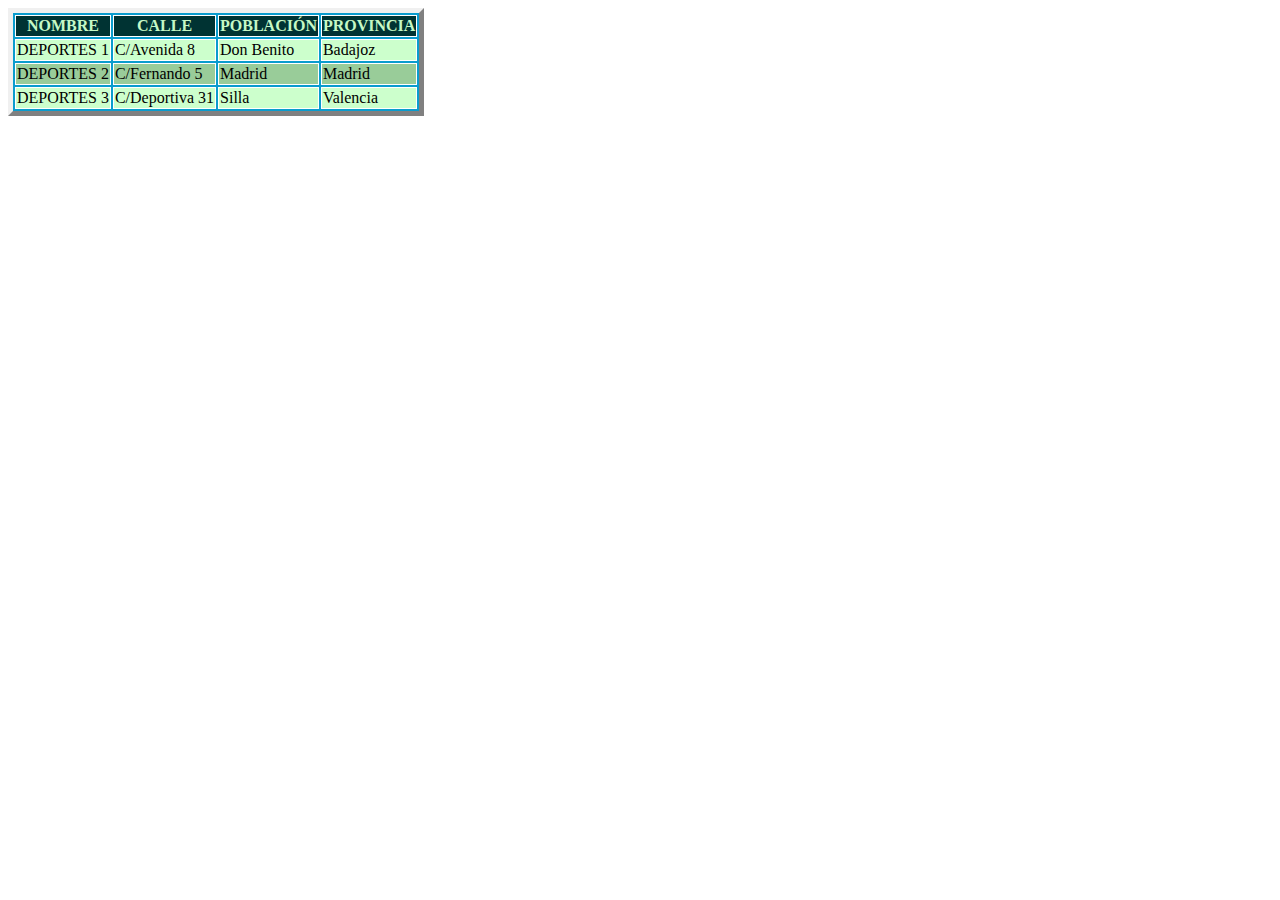
<file: Ej11/index.html>
<!DOCTYPE html>
<html lang="en">

<head>
    <meta charset="UTF-8">
    <meta name="viewport" content="width=device-width, initial-scale=1.0">
    <meta name="auth" content="Robert López">
    <title>Ejercicio 11</title>
    <link rel="stylesheet" type="text/css" href="css/style.css" />
</head>

<body>
    <table>
        <tr>
            <th>NOMBRE</th>
            <th>CALLE</th>
            <th>POBLACIÓN</th>
            <th>PROVINCIA</th>
        </tr>
        <tr>
            <td>DEPORTES 1</td>
            <td>C/Avenida 8</td>
            <td>Don Benito</td>
            <td>Badajoz</td>
        </tr>
        <tr>
            <td class="verde">DEPORTES 2</td>
            <td class="verde">C/Fernando 5</td>
            <td class="verde">Madrid</td>
            <td class="verde">Madrid</td>
        </tr>
        <tr>
            <td>DEPORTES 3</td>
            <td>C/Deportiva 31</td>
            <td>Silla</td>
            <td>Valencia</td>
        </tr>
    </table>
</body>

</html>
</html>
</file>
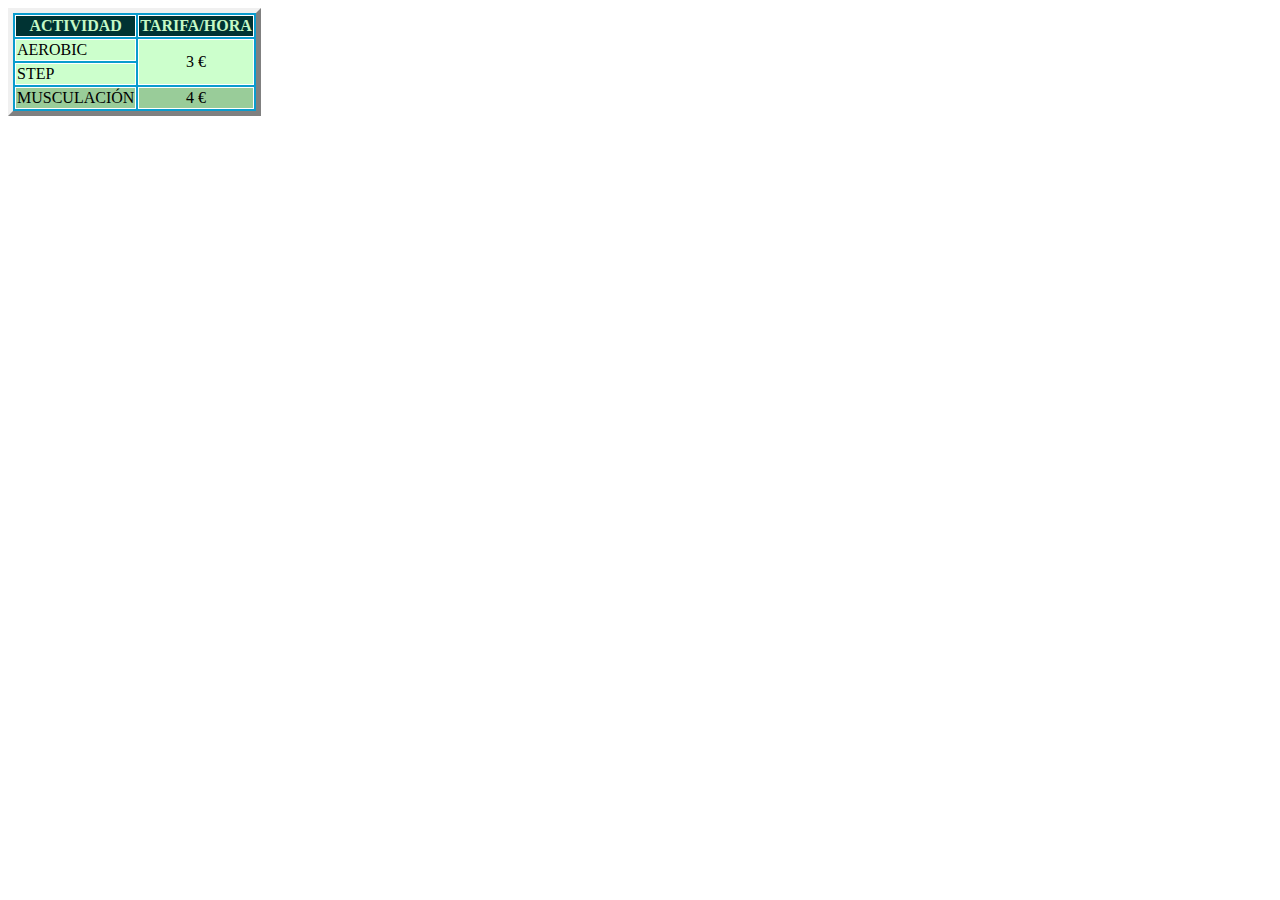
<file: Ej12/index.html>
<!DOCTYPE html>
<html lang="en">

<head>
    <meta charset="UTF-8">
    <meta name="viewport" content="width=device-width, initial-scale=1.0">
    <meta name="auth" content="Robert López">
    <title>Ejercicio 12</title>
    <link rel="stylesheet" type="text/css" href="css/style.css" />
</head>

<body>
    <table>
        <tr>
            <th>ACTIVIDAD</th>
            <th>TARIFA/HORA</th>
        </tr>
        <tr>
            <td>AEROBIC</td>
            <td rowspan="2"  class="centrado">3 €</td>
        </tr>
        <tr>
            <td>STEP</td>
        </tr>
        <tr>
            <td class="verde">MUSCULACIÓN</td>
            <td class="verde centrado">4 €</td>
        </tr>
    </table>
</body>

</html>
</html>
</file>
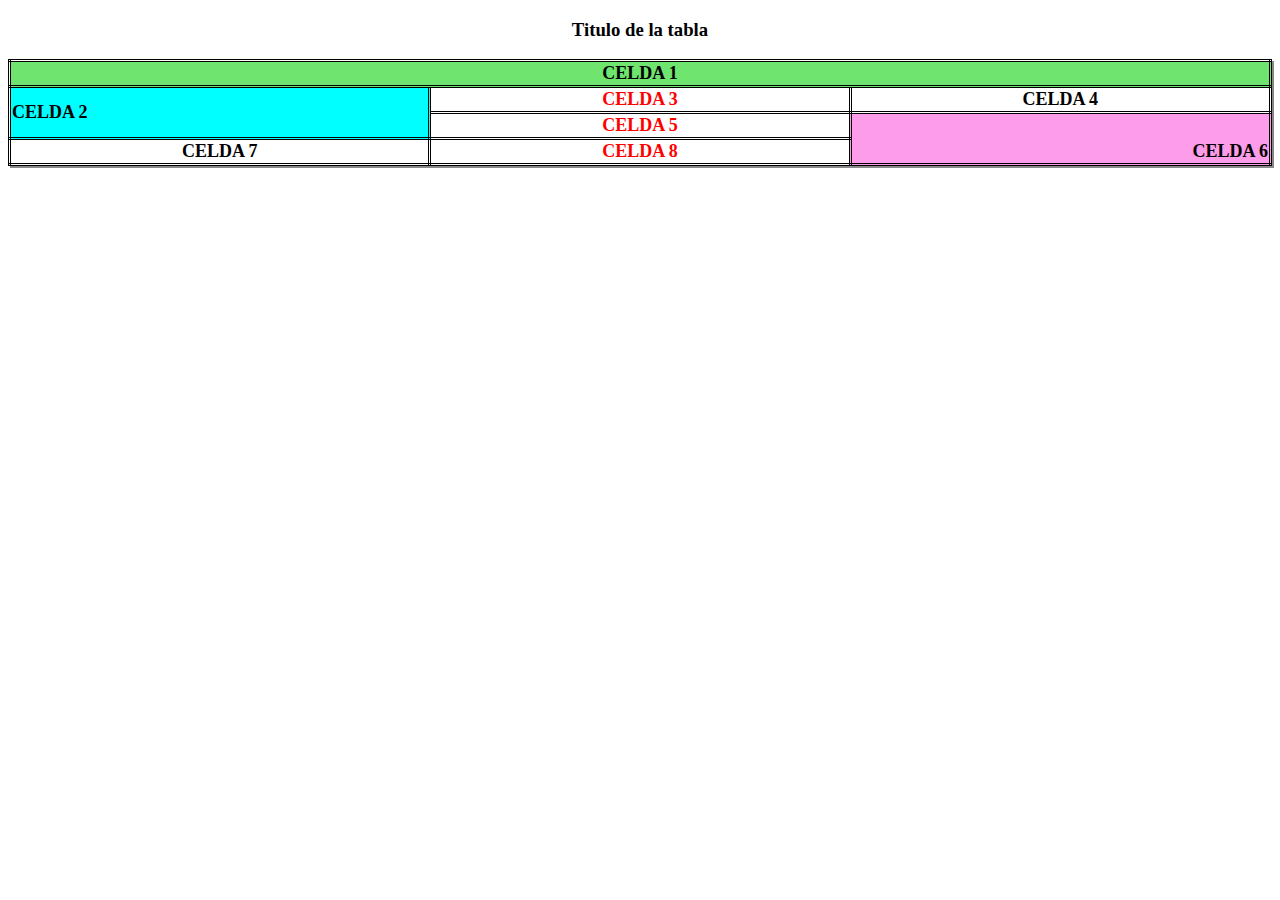
<file: Ej13/index.html>
<!DOCTYPE html>
<html lang="en">

<head>
    <meta charset="UTF-8">
    <meta name="viewport" content="width=device-width, initial-scale=1.0">
    <meta name="auth" content="Robert López">
    <title>Ejercicio 13</title>
    <link rel="stylesheet" type="text/css" href="css/style.css" />
</head>

<body>
    <h3 id="title">Titulo de la tabla</h3>
    <table>
        <tr>
            <th colspan=3 id="th0">CELDA 1</th>
        </tr>
        <tr>
            <th ROWSPAN=2 id="th1">CELDA 2</th>
            <th><div class="clase1">CELDA 3</div></th>
            <th>CELDA 4</th>
        </tr>
        <tr>
            <th><div class="clase1">CELDA 5</div></th>
            <th ROWSPAN=2 id="th2">CELDA 6</th>
        </tr>
        <tr>
            <th>CELDA 7</th>
            <th><div class="clase1">CELDA 8</div></th>
        </tr>
    </table>
</body>

</html>
</html>
</file>
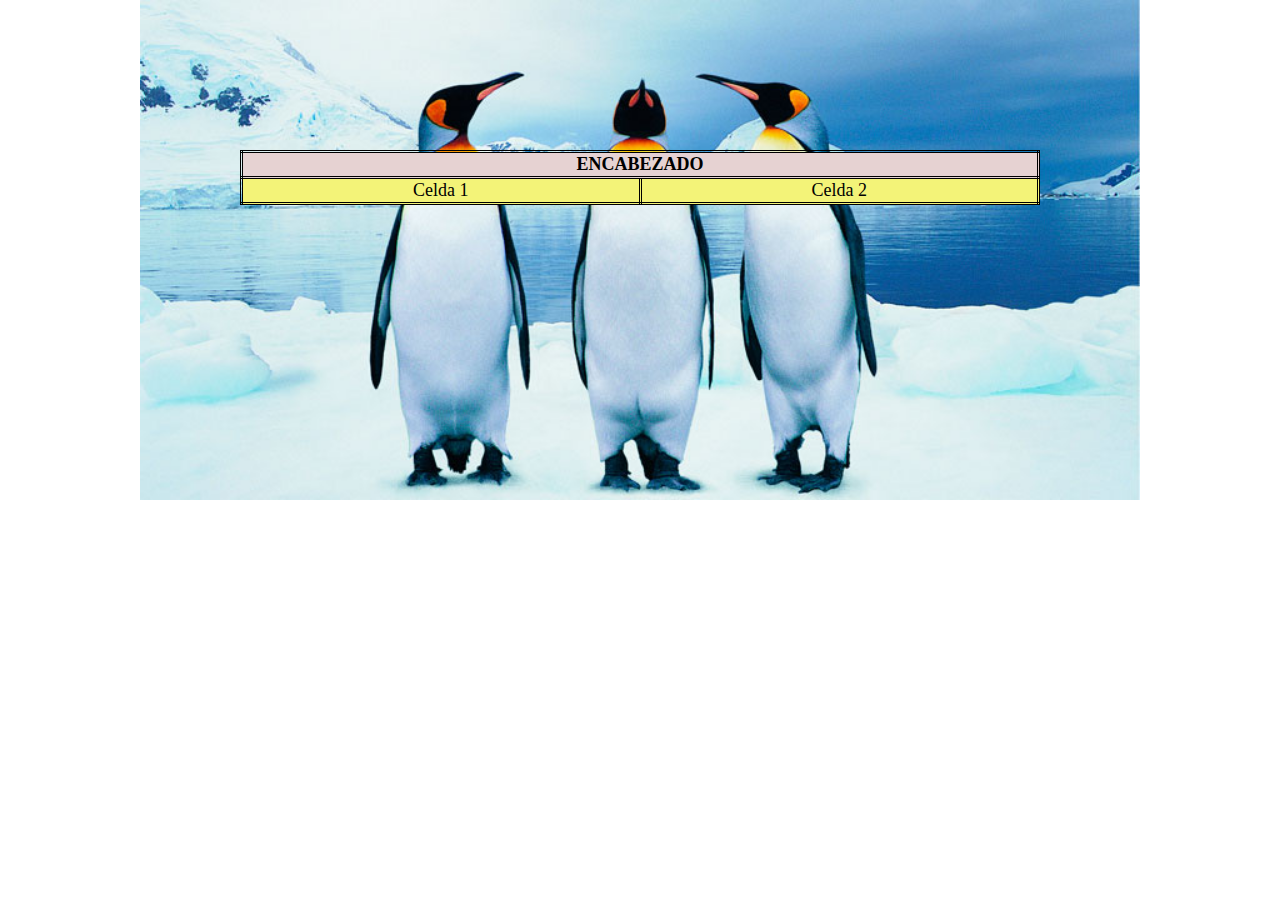
<file: Ej14/index.html>
<!DOCTYPE html>
<html lang="en">

<head>
    <meta charset="UTF-8">
    <meta name="viewport" content="width=device-width, initial-scale=1.0">
    <meta name="auth" content="Robert López">
    <title>Ejercicio 14</title>
    <link rel="stylesheet" type="text/css" href="css/style.css" />
</head>

<body>
    <table>
        <tr>
            <th colspan=3>ENCABEZADO</th>
        </tr>
        <tr>
            <td>Celda 1</td>
            <td>Celda 2</td>
        </tr>
    </table>
</body>

</html>

</html>
</file>
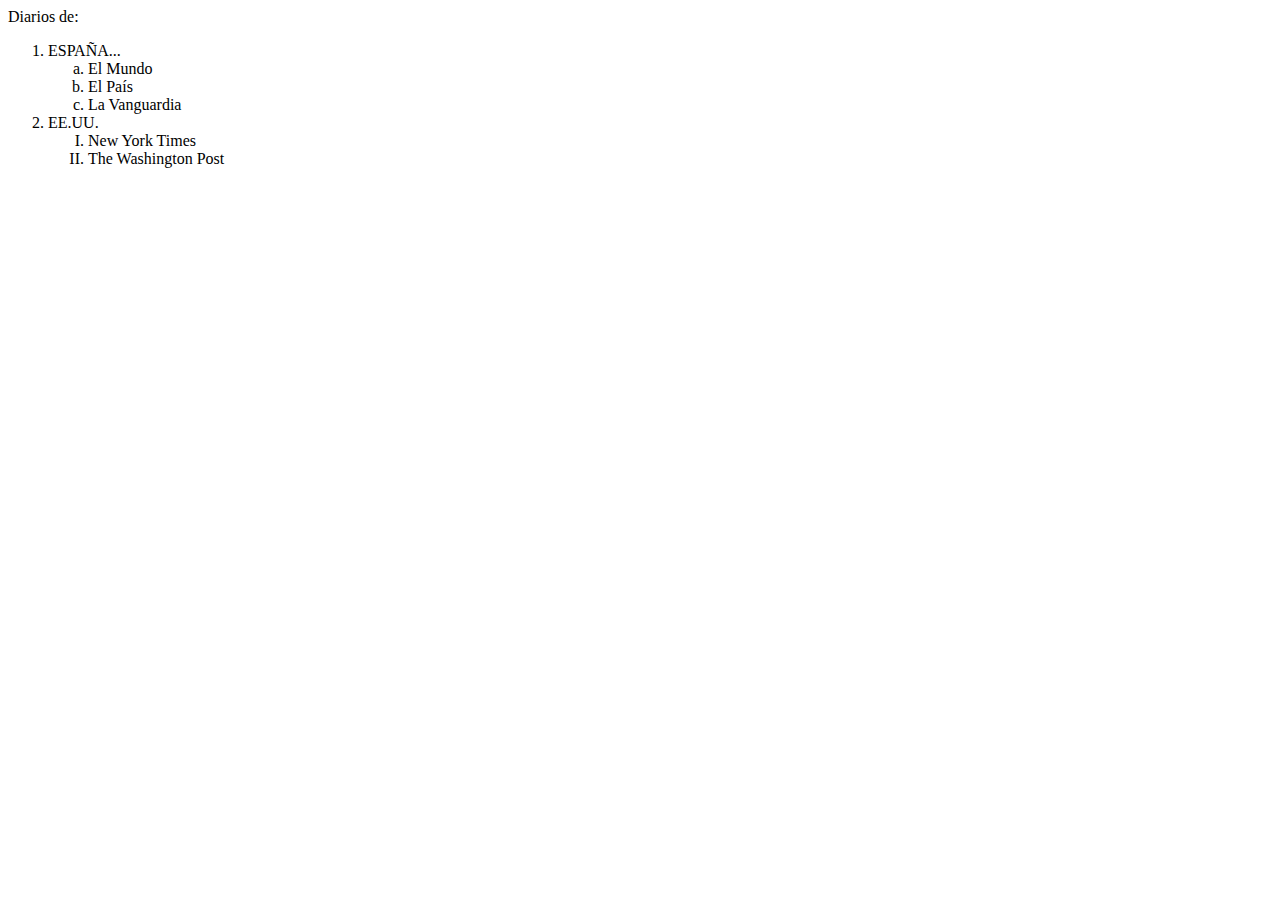
<file: Ej15/index.html>
<!DOCTYPE html>
<html lang="en">

<head>
    <meta charset="UTF-8">
    <meta name="viewport" content="width=device-width, initial-scale=1.0">
    <meta name="auth" content="Robert López">
    <title>Ejercicio 15</title>
    <link rel="stylesheet" type="text/css" href="css/style.css" />
</head>

<body>
    Diarios de:
    <ul>
        <div>
        <li>
            ESPAÑA...
                <ul class="españa">
                    <li>El Mundo</li>
                    <li>El País</li>
                    <li>La Vanguardia</li>
                </ul>
        </li>
        <li>
            EE.UU. 
            <ul class="eeuu">
                <li>New York Times</li>
                <li>The Washington Post</li>
            </ul>
        </li>
    </ul>
</body>

</html>
</html>
</file>
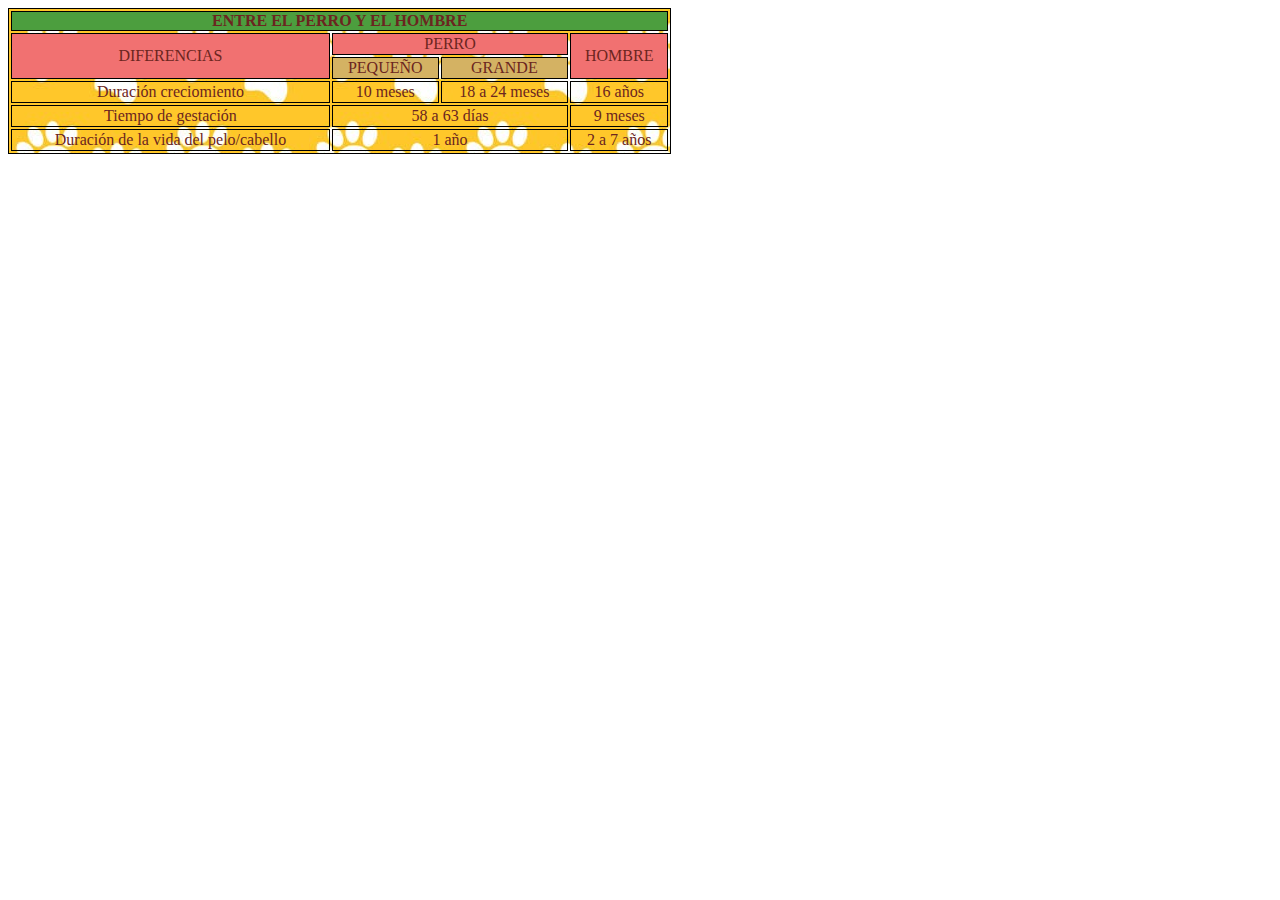
<file: Ej16/index.html>
<!DOCTYPE html>
<html lang="en">

<head>
    <meta charset="UTF-8">
    <meta name="viewport" content="width=device-width, initial-scale=1.0">
    <meta name="auth" content="Robert López">
    <title>Ejercicio 16</title>
    <link rel="stylesheet" type="text/css" href="css/style.css" />
</head>

<body>
    <table id="pisadas">
        <tr>
            <td colspan="4" id="titulo"><b>ENTRE EL PERRO Y EL HOMBRE</b></td>
        </tr>
        <tr id="cabeceras">
            <td rowspan="2">DIFERENCIAS</td>
            <td colspan="2">PERRO</td>
            <td rowspan="2">HOMBRE</td>
        </tr>
        <tr id="PequeñoGrande">
            <td>PEQUEÑO</td>
            <td>GRANDE</td>
        </tr>
        <tr>
            <td>Duración creciomiento</td>
            <td>10 meses</td>
            <td>18 a 24 meses</td>
            <td>16 años</td>
        </tr>
        <tr>
            <td>Tiempo de gestación</td>
            <td colspan="2">58 a 63 días</td>
            <td>9 meses</td>
        </tr>
        <tr>
            <td>Duración de la vida del pelo/cabello</td>
            <td colspan="2">1 año</td>
            <td>2 a 7 años</td>
        </tr>
    </table>
</body>

</html>
</html>
</file>
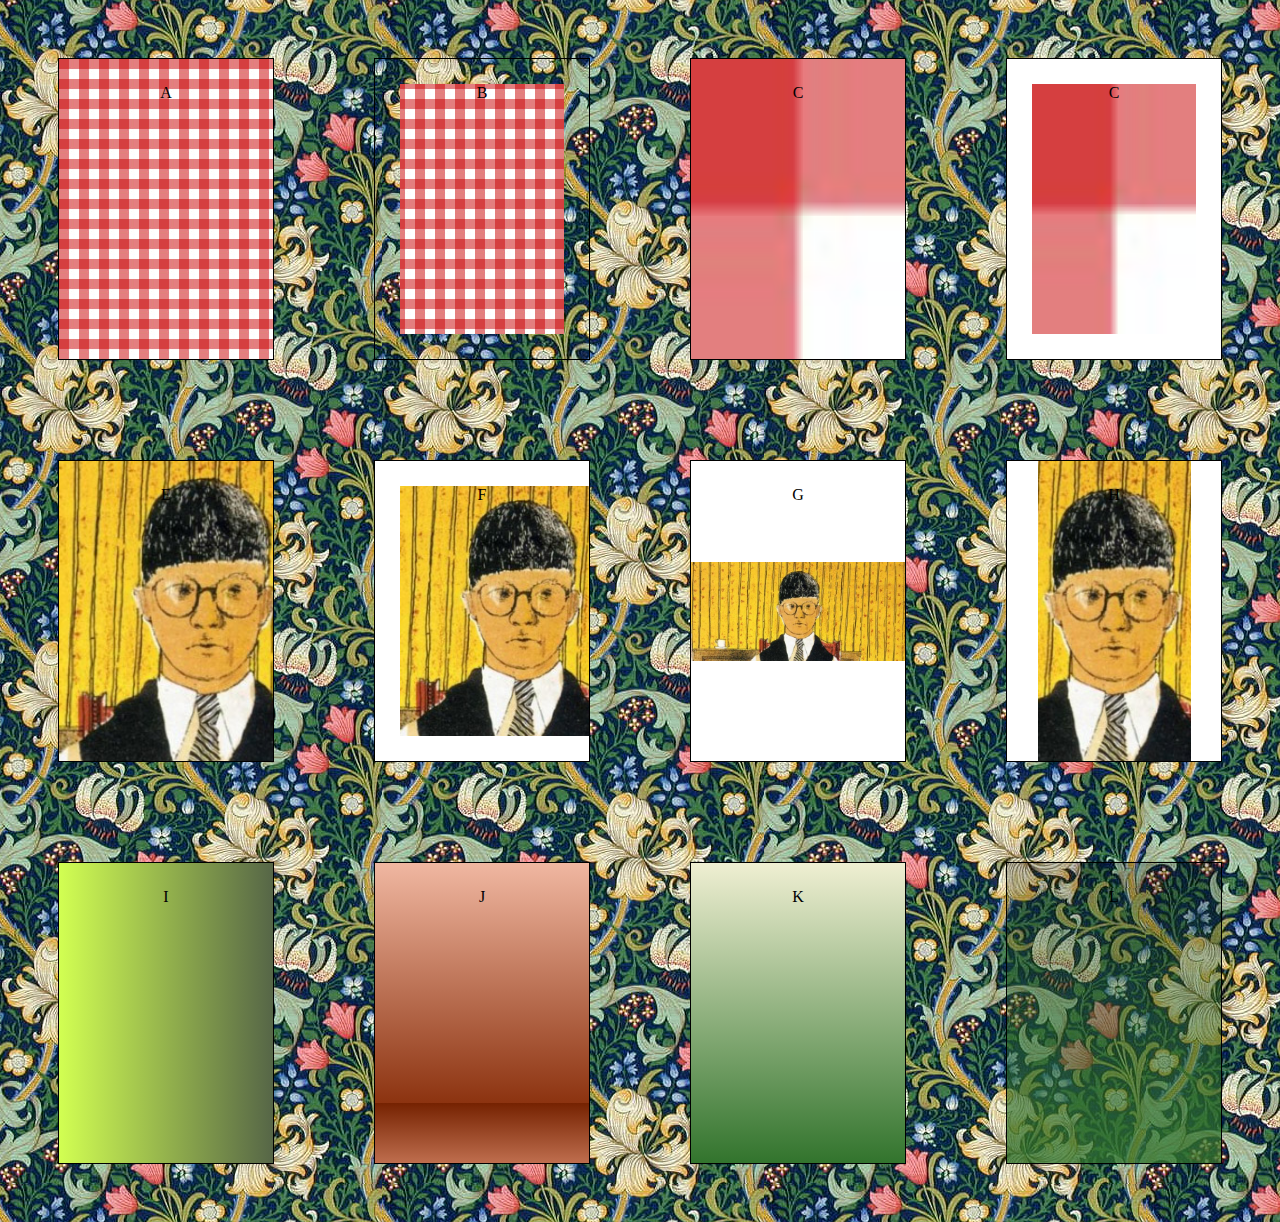
<file: Ej17/index.html>
<!DOCTYPE html>
<html lang="en">

<head>
    <meta charset="UTF-8">
    <meta name="viewport" content="width=device-width, initial-scale=1.0">
    <meta name="auth" content="Robert López">
    <title>Ejercicio 17</title>
    <link rel="stylesheet" type="text/css" href="css/style.css" />
</head>

<body>
    <span>
        <div class="modA">A</div>
        <div class="modB">B</div>
        <div class="modC">C</div>
        <div class="modD">C</div>
    </span>
    <span>
        <div class="modE">E</div>
        <div class="modF">F</div>
        <div class="modG">G</div>
        <div class="modH">H</div>
    </span>
    <span>
        <div class="modI">I</div>
        <div class="modJ">J</div>
        <div class="modK">K</div>
        <div class="modL">L</div>
    </span>
</body>

</html>
</html>
</file>
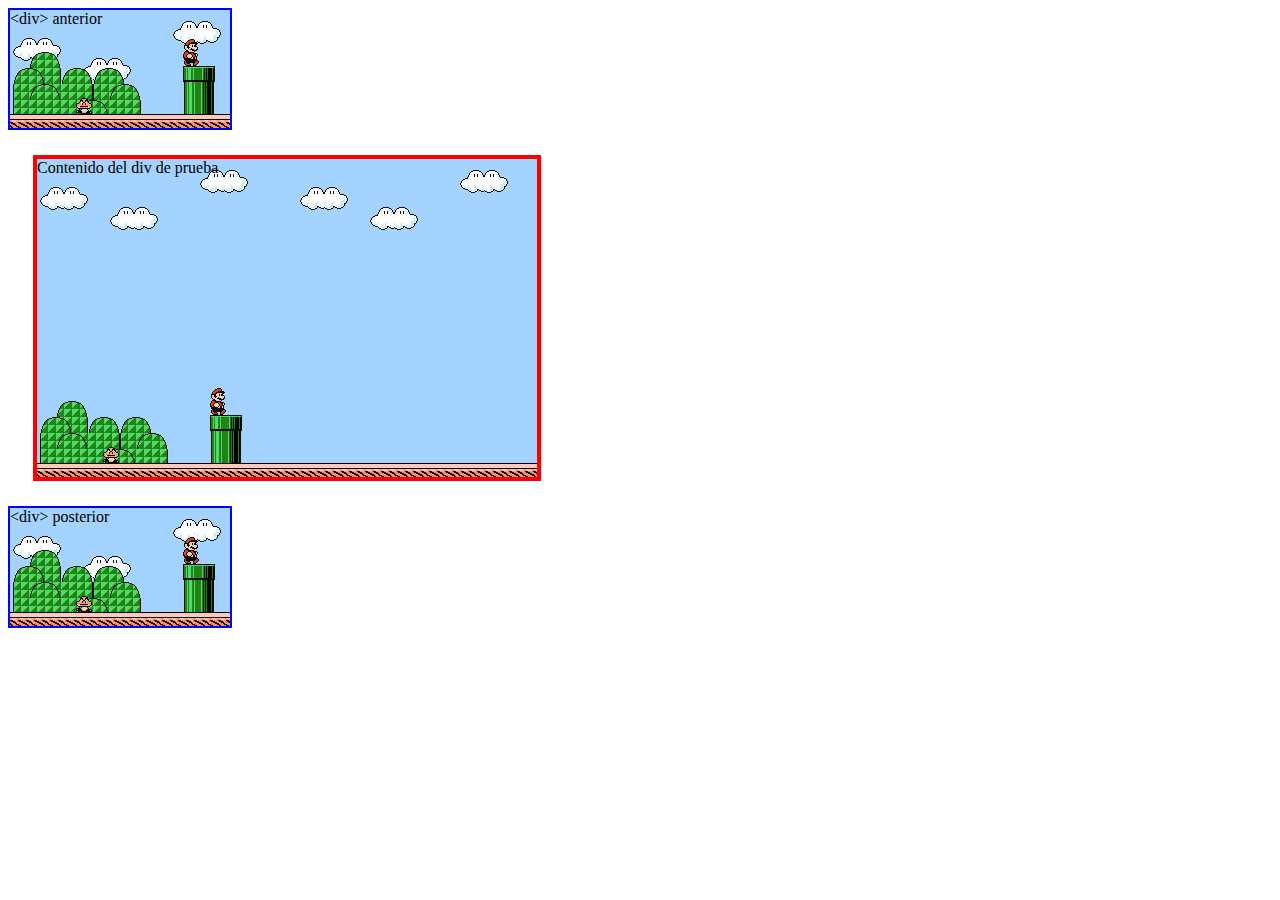
<file: Ej18/index.html>
<!DOCTYPE html>
<html lang="en">

<head>
    <meta charset="UTF-8">
    <meta name="viewport" content="width=device-width, initial-scale=1.0">
    <meta name="auth" content="Robert López">
    <title>Ejercicio 18</title>
    <link rel="stylesheet" type="text/css" href="css/style.css" />
</head>

<body>
    <div>&lt;div&gt; anterior</div>
    <div id="divEspecial">Contenido del div de prueba</div>
    <div>&lt;div&gt; posterior</div>
</body>

</html>
</html>
</file>
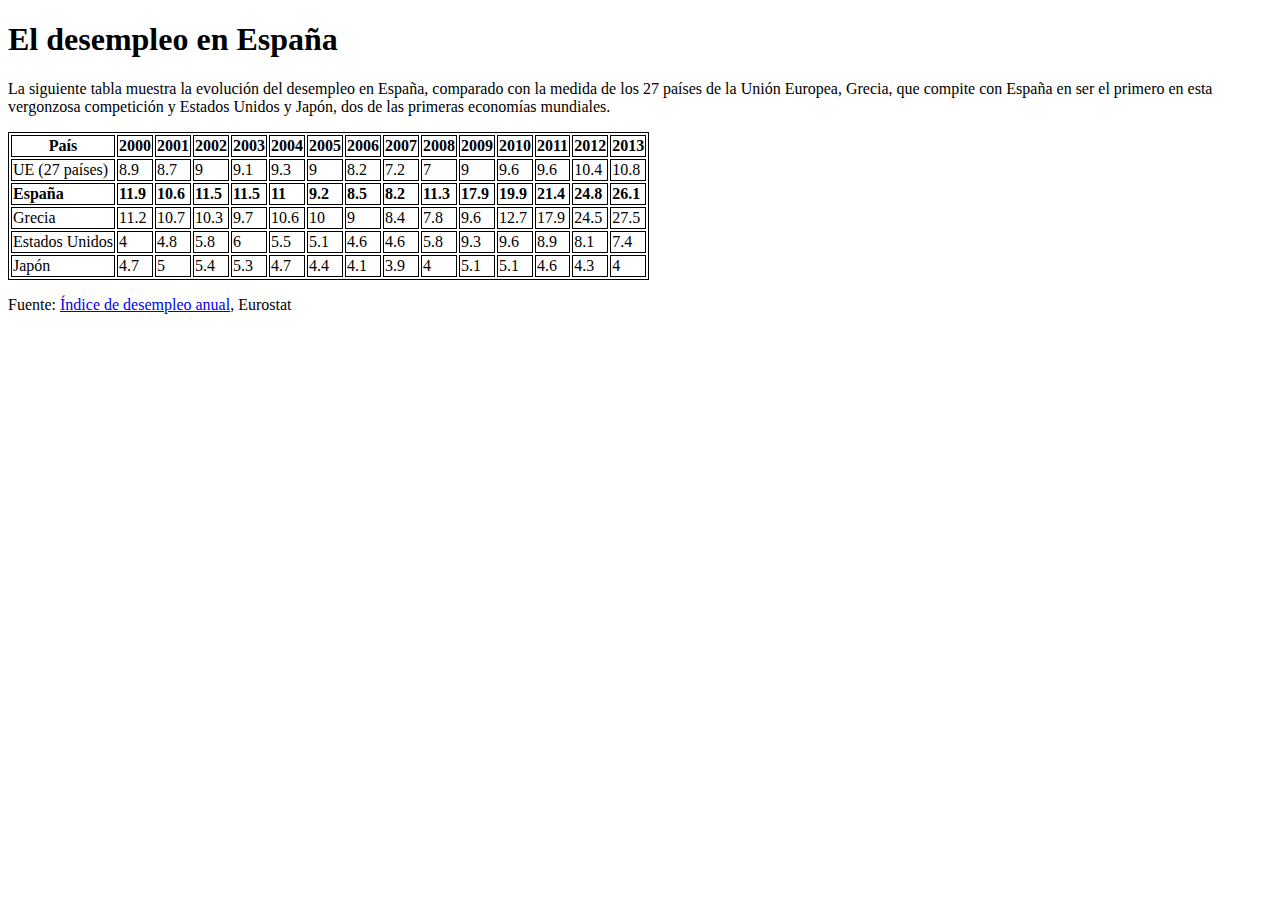
<file: Ej19/index.html>
<!DOCTYPE html>
<html lang="en">

<head>
    <meta charset="UTF-8">
    <meta name="viewport" content="width=device-width, initial-scale=1.0">
    <meta name="auth" content="Robert López">
    <title>Ejercicio 19</title>
    <link rel="stylesheet" type="text/css" href="css/style.css" />
</head>

<body>
    <h1>El desempleo en España</h1>
    <p>
        La siguiente tabla muestra la evolución del desempleo en España, comparado con la medida de los 27 países de la
        Unión Europea, Grecia,
        que compite con España en ser el primero en esta vergonzosa competición y Estados Unidos y Japón, dos de las
        primeras economías mundiales.
    </p>
    <table>
        <thead>
            <tr>
                <th>País</th>
                <th>2000</th>
                <th>2001</th>
                <th>2002</th>
                <th>2003</th>
                <th>2004</th>
                <th>2005</th>
                <th>2006</th>
                <th>2007</th>
                <th>2008</th>
                <th>2009</th>
                <th>2010</th>
                <th>2011</th>
                <th>2012</th>
                <th>2013</th>
            </tr>
            <tr>
                <td>UE (27 países)</td>
                <td>8.9</td>
                <td>8.7</td>
                <td>9</td>
                <td>9.1</td>
                <td>9.3</td>
                <td>9</td>
                <td>8.2</td>
                <td>7.2</td>
                <td>7</td>
                <td>9</td>
                <td>9.6</td>
                <td>9.6</td>
                <td>10.4</td>
                <td>10.8</td>
            </tr>
            <tr id="esp">
                <td>España</td>
                <td>11.9</td>
                <td>10.6</td>
                <td>11.5</td>
                <td>11.5</td>
                <td>11</td>
                <td>9.2</td>
                <td>8.5</td>
                <td>8.2</td>
                <td>11.3</td>
                <td>17.9</td>
                <td>19.9</td>
                <td>21.4</td>
                <td>24.8</td>
                <td>26.1</td>
            </tr>
            <tr>
                <td>Grecia</td>
                <td>11.2</td>
                <td>10.7</td>
                <td>10.3</td>
                <td>9.7</td>
                <td>10.6</td>
                <td>10</td>
                <td>9</td>
                <td>8.4</td>
                <td>7.8</td>
                <td>9.6</td>
                <td>12.7</td>
                <td>17.9</td>
                <td>24.5</td>
                <td>27.5</td>
            </tr>
            <tr>
                <td>Estados Unidos</td>
                <td>4</td>
                <td>4.8</td>
                <td>5.8</td>
                <td>6</td>
                <td>5.5</td>
                <td>5.1</td>
                <td>4.6</td>
                <td>4.6</td>
                <td>5.8</td>
                <td>9.3</td>
                <td>9.6</td>
                <td>8.9</td>
                <td>8.1</td>
                <td>7.4</td>
            </tr>
            <tr>
                <td>Japón</td>
                <td>4.7</td>
                <td>5</td>
                <td>5.4</td>
                <td>5.3</td>
                <td>4.7</td>
                <td>4.4</td>
                <td>4.1</td>
                <td>3.9</td>
                <td>4</td>
                <td>5.1</td>
                <td>5.1</td>
                <td>4.6</td>
                <td>4.3</td>
                <td>4</td>
            </tr>
        </thead>
    </table>
    <p>Fuente: <a href="#">Índice de desempleo anual</a>, Eurostat</p>
</body>

</html>

</html>
</file>
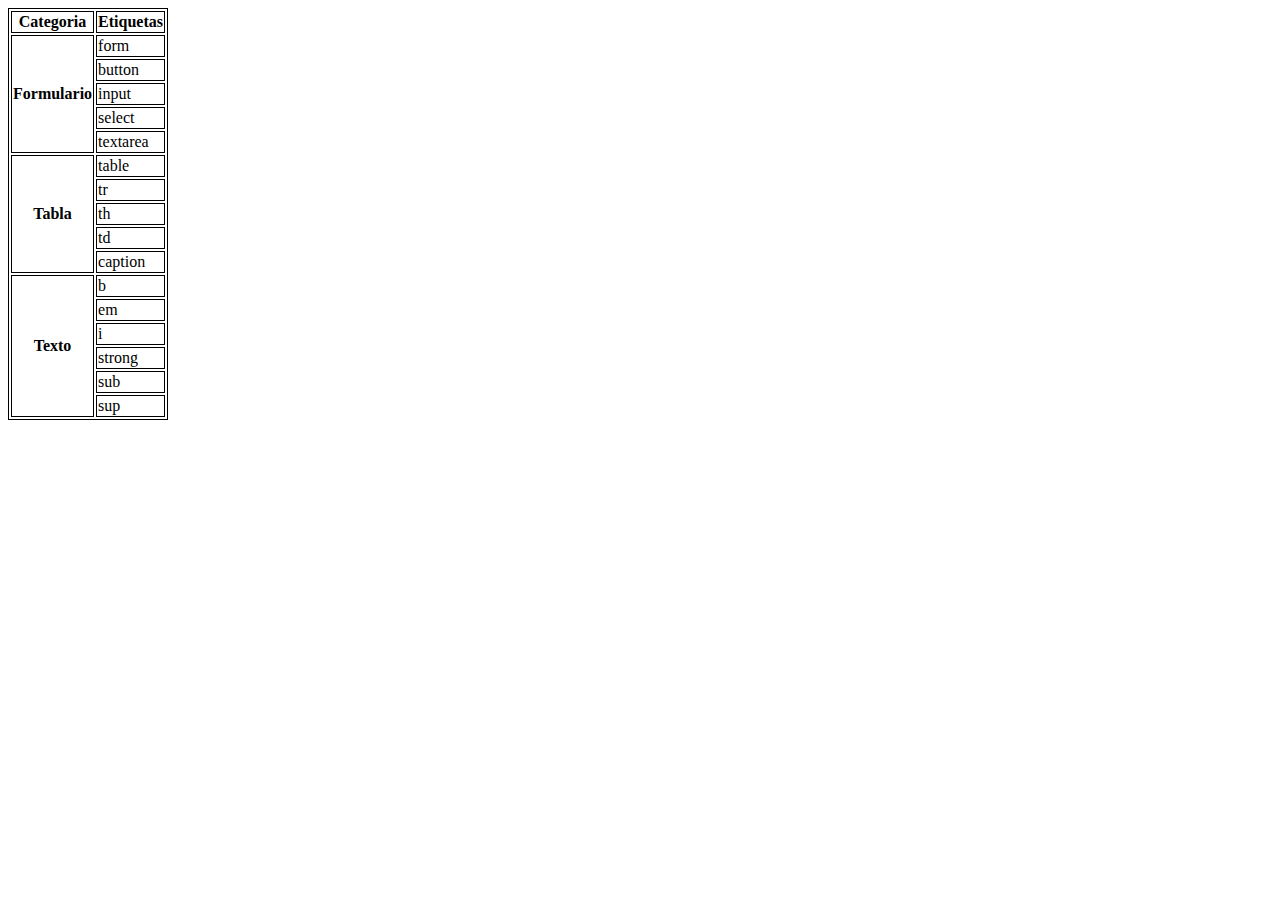
<file: Ej20/index.html>
<!DOCTYPE html>
<html lang="en">

<head>
    <meta charset="UTF-8">
    <meta name="viewport" content="width=device-width, initial-scale=1.0">
    <meta name="auth" content="Robert López">
    <title>Ejercicio 20</title>
    <link rel="stylesheet" type="text/css" href="css/style.css" />
</head>

<body>
    <table>
        <thead>
            <tr>
                <th>Categoria</th>
                <th>Etiquetas</th>
            </tr>
        </thead>
        <tbody>
            <tr>
                <th rowspan="5">Formulario</th>
                <td>form</td>
            </tr>
            <tr>
                <td>button</td>
            </tr>
            <tr>
                <td>input</td>
            </tr>
            <tr>
                <td>select</td>
            </tr>
            <tr>
                <td>textarea</td>
            </tr>
            <tr>
                <th rowspan="5">Tabla</th>
                <td>table</td>
            </tr>
            <tr>
                <td>tr</td>
            </tr>
            <tr>
                <td>th</td>
            </tr>
            <tr>
                <td>td</td>
            </tr>
            <tr>
                <td>caption</td>
            </tr>
            <tr>
                <th rowspan="6">Texto</th>
                <td>b</td>
            </tr>
            <tr>
                <td>em</td>
            </tr>
            <tr>
                <td>i</td>
            </tr>
            <tr>
                <td>strong</td>
            </tr>
            <tr>
                <td>sub</td>
            </tr>
            <tr>
                <td>sup</td>
            </tr>
        </tbody>
    </table>
</body>

</html>

</html>
</file>
<file: Ej11/css/style.css>
table{
    background-color: #0a9cce;
    border-collapse: separate;
    border-top: 5px solid #f0f0f0;
    border-left: 5px solid #f0f0f0;
    border-right: 5px solid gray;
    border-bottom: 5px solid gray;
}


th {
    border: 0.5px solid white;
    background-color: #003333;
    color: #c5f8c6;
}

td {
    border: 0.5px solid white;
    background-color: #ccffcc;
}

.verde {
    background-color: #99cc99 !important;
}
</file>
<file: Ej12/css/style.css>
table{
    background-color: #0a9cce;
    border-collapse: separate;
    border-top: 5px solid #f0f0f0;
    border-left: 5px solid #f0f0f0;
    border-right: 5px solid gray;
    border-bottom: 5px solid gray;
}

th {
    background-color: #003333;
    color: #c5f8c6;
    border: 0.5px solid white;
}

td {
    background-color: #ccffcc;
    border: 0.5px solid white;
}

.verde {
    background-color: #99cc99 !important;
}

.centrado {
    text-align: center;
}
</file>
<file: Ej13/css/style.css>
#title {
    text-align: center;
}
table {
    width: 100%;
    border-collapse: collapse;
    border-style: double;
    box-shadow: 2px 2px #888888;
}

th {
    border-collapse: collapse;
    border-style: double;
    font-size: large;
    text-align: center;
}

#th0 {
    background-color: rgb(111, 228, 111);
}

#th1 {
    background-color: cyan;
    text-align: left;
}

#th2 {
    background-color: rgb(253, 156, 232);
    text-align: right;
    vertical-align: bottom;
}

.clase1{
    color: red;
}
</file>
<file: Ej14/css/style.css>
body {
    background-image: url("../img/pinguino-rey.jpg");
    background-repeat: no-repeat;
    margin: 0 auto;
    width: 800px;
    height: 500px;
    background-size: contain;
    background-position: center;
    position: relative;
    top: 150px;
}

table {

    position: static;
    width: 100%;
    border-collapse: collapse;
}

tr,
td,
th {
    border-collapse: collapse;
    border-style: double;
    font-size: large;
    text-align: center;
}

th {
    background-color: rgb(230, 210, 210);
}

td {
    background-color: rgb(243, 243, 120);
}
</file>
<file: Ej15/css/style.css>
ul {
    list-style-type: decimal;
}

.españa {
    list-style-type: lower-alpha;
}

.eeuu{
    list-style-type: upper-roman;
}
</file>
<file: Ej16/css/style.css>
table, th, td{
    border: 1px solid black;
    text-align: center;
    color: #6b2520;
}
#titulo{
    background-color: #4c9e3e;
    padding: 0 200px;
}
#cabeceras{
    background-color: #f17171;
}
#PequeñoGrande{
    background-color: #d4b263;
}
#pisadas{
    background-image: url(../img/pisadasPerro.jpg);
}
</file>
<file: Ej17/css/style.css>
body {
    background-image: url(../img/ac.jpg);
}

.modA {
    background-image: url(../img/back_mantel.jpg);
}

.modB {
    background-image: url(../img/back_mantel.jpg);
    background-clip: content-box;
}

.modC {
    background-image: url(../img/back_mantel.jpg);
    background-size: 100% 100%;
}

.modD {
    background-image: url(../img/back_mantel.jpg);
    background-repeat: no-repeat;
    background-size: 100% 100%;
    background-origin: content-box;
    background-color: white;
}

.modE {
    background-image: url(../img/dh.jpg);
    background-repeat: no-repeat;
    background-size: cover;
}

.modF {
    background-image: url(../img/dh.jpg);
    background-repeat: no-repeat;
    background-size: cover;
    background-origin: content-box;
    background-color: white;
}

.modG {
    background-image: url(../img/dh_2.jpg);
    background-repeat: no-repeat;
    background-size: contain;
    background-position: center;
    background-color: white;
}

.modH {
    background-image: url(../img/dh_3.jpg);
    background-repeat: no-repeat;
    background-size: contain;
    background-position: center;
    background-color: white;
}

.modI {
    background: linear-gradient(to right, #d2ff52 0%, #566647 100%);
}

.modJ {
    background: linear-gradient(to bottom, rgba(240, 183, 161, 1) 0%, rgba(140, 51, 16, 1) 80%, rgba(117, 34, 1, 1) 51%, rgba(191, 110, 78, 1) 100%);
}

.modK {
    background: linear-gradient(to top, rgba(50, 116, 45, 1) 0%, rgba(239, 239, 210, 1) 100%);
}

.modL {
    background: linear-gradient(to top, rgba(50, 116, 45, 0.781) 0%, rgba(0, 0, 0, 0.192) 100%);
}

span {
    display: flex;
    flex-direction: row;
    flex-wrap: nowrap;
    justify-content: space-around;
    width: 100%;
}

div {
    text-align: center;
    padding: 25px;
    width: 250px;
    height: 250px;
    margin: 50px;
    border: solid black 1px;
}
</file>
<file: Ej18/css/style.css>
div
{
    padding: 0 120px 100px 0;
    border: solid blue 2px;
    width: auto;
    width: 100px;
    background-color: #a4d3ff !important;
    background: url(../img/f01.png) left bottom repeat-x,
    url(../img/f02.png) left bottom no-repeat,
    url(../img/f03.png) left top repeat-x;
}
#divEspecial
{
    padding: 0 300px 300px 0;
    margin: 25px;
    border: solid red 4px;
    width: 200px;
}
</file>
<file: Ej19/css/style.css>
table,
th,
td {
    border: solid black 1px;
}

#esp {
    font-weight: bold;
}
</file>
<file: Ej20/css/style.css>
table,
th,
td {
    border: solid black 1px;
}
</file>
